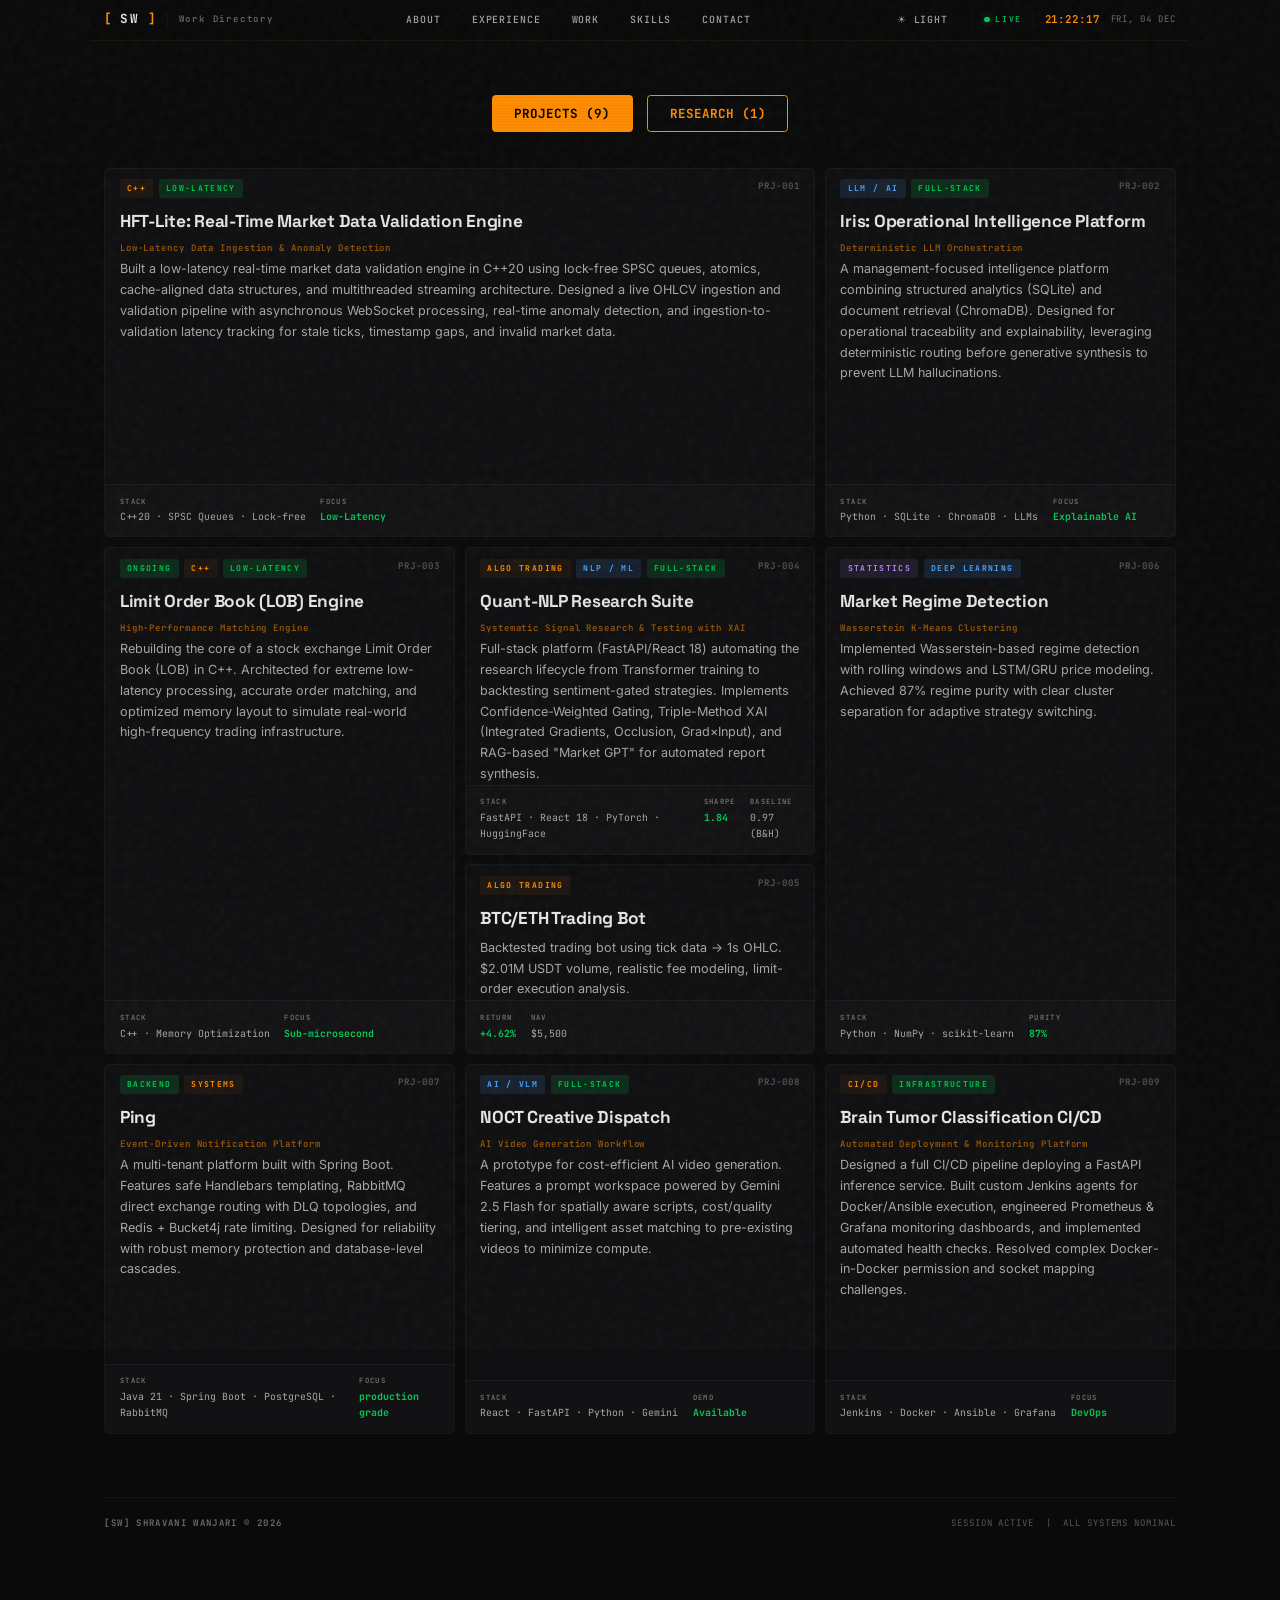
<file: projects.html>
<!DOCTYPE html>
<html lang="en">

<head>
    <meta charset="UTF-8">
    <meta name="viewport" content="width=device-width, initial-scale=1.0">
    <title>All Projects - Shravani Wanjari</title>
    <meta name="description"
        content="Shravani Wanjari - Quant Developer, building algorithmic trading systems and ML-driven research tools.">
    <link rel="preconnect" href="https://fonts.googleapis.com">
    <link rel="preconnect" href="https://fonts.gstatic.com" crossorigin>
    <link
        href="https://fonts.googleapis.com/css2?family=JetBrains+Mono:wght@300;400;500;600;700;800&family=Inter:wght@300;400;500;600;700&family=Space+Grotesk:wght@400;500;600;700&display=swap"
        rel="stylesheet">
    <link rel="stylesheet" href="style.css">
</head>

<body>
    <!-- Grain -->
    <div class="grain-overlay"></div>
    <!-- Scanlines -->
    <div class="scanlines"></div>

    <div class="page-wrapper">
        <!-- ===== TOP BAR ===== -->
        <header class="top-bar" id="main-nav">
            <div class="top-bar-inner">
                <div class="top-bar-left">
                    <div class="terminal-logo">
                        <span class="logo-bracket">[</span>
                        <a href="index.html" style="text-decoration:none; color:inherit;"><span class="logo-name">SW</span></a>
                        <span class="logo-bracket">]</span>
                    </div>
                    <div class="top-bar-divider"></div>
                    <span class="top-bar-label">Work Directory</span>
                </div>
                <nav class="top-bar-nav">
                    <a href="index.html#about" class="nav-cmd">ABOUT</a>
                    <a href="index.html#experience" class="nav-cmd">EXPERIENCE</a>
                    <a href="index.html#research" class="nav-cmd">WORK</a>
                    <a href="index.html#skills" class="nav-cmd">SKILLS</a>
                    <a href="index.html#contact" class="nav-cmd">CONTACT</a>
                </nav>
                <div class="top-bar-right">
                    <button id="theme-toggle" class="nav-cmd" title="Toggle Light Mode">☀ LIGHT</button>
                    <div class="top-bar-divider"></div>
                    <div class="live-indicator">
                        <span class="live-dot"></span>
                        <span class="live-text">LIVE</span>
                    </div>
                    <div class="top-bar-divider"></div>
                    <span class="clock-display" id="live-clock">--:--:--</span>
                    <span class="date-display" id="live-date">---</span>
                </div>
            </div>
        </header>

        <!-- ===== PROJECTS/RESEARCH TABS ===== -->
        <section class="section" style="padding-top: 60px;">
            
            <div class="tabs-container">
                <button class="tab-btn active" data-target="projects-grid">PROJECTS (9)</button>
                <button class="tab-btn" data-target="research-grid">RESEARCH (1)</button>
            </div>

            <!-- PROJECTS GRID -->
            <div id="projects-grid" class="bento-grid research-grid tab-content active">
                <!-- Project 1: HFT-Lite -->
                <a href="https://github.com/ShravaniAWanjari/live-OHLCV-validation-system.git" target="_blank"
                    style="text-decoration:none; color:inherit;" class="bento-card card-project card-project-lg">
                    <div class="github-bubble">
                        <svg class="gh-icon" viewBox="0 0 24 24" width="14" height="14" stroke="currentColor"
                            stroke-width="2" fill="none" stroke-linecap="round" stroke-linejoin="round">
                            <path
                                d="M9 19c-5 1.5-5-2.5-7-3m14 6v-3.87a3.37 3.37 0 0 0-.94-2.61c3.14-.35 6.44-1.54 6.44-7A5.44 5.44 0 0 0 20 4.77 5.07 5.07 0 0 0 19.91 1S18.73.65 16 2.48a13.38 13.38 0 0 0-7 0C6.27.65 5.09 1 5.09 1A5.07 5.07 0 0 0 5 4.77a5.44 5.44 0 0 0-1.5 3.78c0 5.42 3.3 6.61 6.44 7A3.37 3.37 0 0 0 9 18.13V22">
                            </path>
                        </svg>
                        View on GitHub
                    </div>
                    <div class="project-tag-row">
                        <span class="project-type type-algo">C++</span>
                        <span class="project-type type-data">LOW-LATENCY</span>
                    </div>
                    <div class="project-id">PRJ-001</div>
                    <h3 class="project-title">HFT-Lite: Real-Time Market Data Validation Engine</h3>
                    <p class="project-subtitle">Low-Latency Data Ingestion & Anomaly Detection</p>
                    <p class="project-desc">Built a low-latency real-time market data validation engine in C++20 using
                        lock-free SPSC queues, atomics, cache-aligned data structures, and multithreaded streaming
                        architecture. Designed a live OHLCV ingestion and validation pipeline with asynchronous
                        WebSocket processing, real-time anomaly detection, and ingestion-to-validation latency tracking
                        for stale ticks, timestamp gaps, and invalid market data.</p>
                    <div class="project-meta">
                        <div class="meta-item">
                            <span class="meta-label">STACK</span>
                            <span class="meta-value">C++20 · SPSC Queues · Lock-free</span>
                        </div>
                        <div class="meta-item">
                            <span class="meta-label">FOCUS</span>
                            <span class="meta-value highlight-green">Low-Latency</span>
                        </div>
                    </div>
                </a>

                <!-- Project: Iris Operational Intelligence -->
                <a href="https://github.com/ShravaniAWanjari/futures-first-task" target="_blank"
                    style="text-decoration:none; color:inherit;" class="bento-card card-project card-project-tall">
                    <div class="github-bubble">
                        <svg class="gh-icon" viewBox="0 0 24 24" width="14" height="14" stroke="currentColor"
                            stroke-width="2" fill="none" stroke-linecap="round" stroke-linejoin="round">
                            <path
                                d="M9 19c-5 1.5-5-2.5-7-3m14 6v-3.87a3.37 3.37 0 0 0-.94-2.61c3.14-.35 6.44-1.54 6.44-7A5.44 5.44 0 0 0 20 4.77 5.07 5.07 0 0 0 19.91 1S18.73.65 16 2.48a13.38 13.38 0 0 0-7 0C6.27.65 5.09 1 5.09 1A5.07 5.07 0 0 0 5 4.77a5.44 5.44 0 0 0-1.5 3.78c0 5.42 3.3 6.61 6.44 7A3.37 3.37 0 0 0 9 18.13V22">
                            </path>
                        </svg>
                        View on GitHub
                    </div>
                    <div class="project-tag-row">
                        <span class="project-type type-ml">LLM / AI</span>
                        <span class="project-type type-data">FULL-STACK</span>
                    </div>
                    <div class="project-id">PRJ-002</div>
                    <h3 class="project-title">Iris: Operational Intelligence Platform</h3>
                    <p class="project-subtitle">Deterministic LLM Orchestration</p>
                    <p class="project-desc">A management-focused intelligence platform combining structured analytics
                        (SQLite) and document retrieval (ChromaDB). Designed for operational traceability and
                        explainability, leveraging deterministic routing before generative synthesis to prevent LLM
                        hallucinations.</p>
                    <div class="project-meta">
                        <div class="meta-item">
                            <span class="meta-label">STACK</span>
                            <span class="meta-value">Python · SQLite · ChromaDB · LLMs</span>
                        </div>
                        <div class="meta-item">
                            <span class="meta-label">FOCUS</span>
                            <span class="meta-value highlight-green">Explainable AI</span>
                        </div>
                    </div>
                </a>

                <!-- Project: LOB Exchange -->
                <a href="https://github.com/ShravaniAWanjari/exchange-order-matching-engine.git" target="_blank"
                    style="text-decoration:none; color:inherit;" class="bento-card card-project card-project-tall">
                    <div class="github-bubble">
                        <svg class="gh-icon" viewBox="0 0 24 24" width="14" height="14" stroke="currentColor"
                            stroke-width="2" fill="none" stroke-linecap="round" stroke-linejoin="round">
                            <path
                                d="M9 19c-5 1.5-5-2.5-7-3m14 6v-3.87a3.37 3.37 0 0 0-.94-2.61c3.14-.35 6.44-1.54 6.44-7A5.44 5.44 0 0 0 20 4.77 5.07 5.07 0 0 0 19.91 1S18.73.65 16 2.48a13.38 13.38 0 0 0-7 0C6.27.65 5.09 1 5.09 1A5.07 5.07 0 0 0 5 4.77a5.44 5.44 0 0 0-1.5 3.78c0 5.42 3.3 6.61 6.44 7A3.37 3.37 0 0 0 9 18.13V22">
                            </path>
                        </svg>
                        View on GitHub
                    </div>
                    <div class="project-tag-row">
                        <span class="project-type badge-live">ONGOING</span>
                        <span class="project-type type-algo">C++</span>
                        <span class="project-type type-data">LOW-LATENCY</span>
                    </div>
                    <div class="project-id">PRJ-003</div>
                    <h3 class="project-title">Limit Order Book (LOB) Engine</h3>
                    <p class="project-subtitle">High-Performance Matching Engine</p>
                    <p class="project-desc">Rebuilding the core of a stock exchange Limit Order Book (LOB) in C++.
                        Architected for extreme low-latency processing, accurate order matching, and optimized memory
                        layout to simulate real-world high-frequency trading infrastructure.</p>
                    <div class="project-meta">
                        <div class="meta-item">
                            <span class="meta-label">STACK</span>
                            <span class="meta-value">C++ · Memory Optimization</span>
                        </div>
                        <div class="meta-item">
                            <span class="meta-label">FOCUS</span>
                            <span class="meta-value highlight-green">Sub-microsecond</span>
                        </div>
                    </div>
                </a>

                <a href="https://github.com/ShravaniAWanjari/twitter-sentiment-for-market.git" target="_blank"
                    style="text-decoration:none; color:inherit;" class="bento-card card-project">
                    <div class="github-bubble">
                        <svg class="gh-icon" viewBox="0 0 24 24" width="14" height="14" stroke="currentColor"
                            stroke-width="2" fill="none" stroke-linecap="round" stroke-linejoin="round">
                            <path
                                d="M9 19c-5 1.5-5-2.5-7-3m14 6v-3.87a3.37 3.37 0 0 0-.94-2.61c3.14-.35 6.44-1.54 6.44-7A5.44 5.44 0 0 0 20 4.77 5.07 5.07 0 0 0 19.91 1S18.73.65 16 2.48a13.38 13.38 0 0 0-7 0C6.27.65 5.09 1 5.09 1A5.07 5.07 0 0 0 5 4.77a5.44 5.44 0 0 0-1.5 3.78c0 5.42 3.3 6.61 6.44 7A3.37 3.37 0 0 0 9 18.13V22">
                            </path>
                        </svg>
                        View on GitHub
                    </div>
                    <div class="project-tag-row">
                        <span class="project-type type-algo">ALGO TRADING</span>
                        <span class="project-type type-ml">NLP / ML</span>
                        <span class="project-type type-data">FULL-STACK</span>
                    </div>
                    <div class="project-id">PRJ-004</div>
                    <h3 class="project-title">Quant-NLP Research Suite</h3>
                    <p class="project-subtitle">Systematic Signal Research & Testing with XAI</p>
                    <p class="project-desc">Full-stack platform (FastAPI/React 18) automating the research lifecycle
                        from Transformer training to backtesting sentiment-gated strategies. Implements
                        Confidence-Weighted Gating, Triple-Method XAI (Integrated Gradients, Occlusion, Grad×Input), and
                        RAG-based "Market GPT" for automated report synthesis.</p>
                    <div class="project-meta">
                        <div class="meta-item">
                            <span class="meta-label">STACK</span>
                            <span class="meta-value">FastAPI · React 18 · PyTorch · HuggingFace</span>
                        </div>
                        <div class="meta-item">
                            <span class="meta-label">SHARPE</span>
                            <span class="meta-value highlight-green">1.84</span>
                        </div>
                        <div class="meta-item">
                            <span class="meta-label">BASELINE</span>
                            <span class="meta-value">0.97 (B&H)</span>
                        </div>
                    </div>
                </a>

                <a href="https://github.com/ShravaniAWanjari/Market-Regime-Detection_Wesserstein-Kmeans.git"
                    target="_blank" style="text-decoration:none; color:inherit;"
                    class="bento-card card-project card-project-tall">
                    <div class="github-bubble">
                        <svg class="gh-icon" viewBox="0 0 24 24" width="14" height="14" stroke="currentColor"
                            stroke-width="2" fill="none" stroke-linecap="round" stroke-linejoin="round">
                            <path
                                d="M9 19c-5 1.5-5-2.5-7-3m14 6v-3.87a3.37 3.37 0 0 0-.94-2.61c3.14-.35 6.44-1.54 6.44-7A5.44 5.44 0 0 0 20 4.77 5.07 5.07 0 0 0 19.91 1S18.73.65 16 2.48a13.38 13.38 0 0 0-7 0C6.27.65 5.09 1 5.09 1A5.07 5.07 0 0 0 5 4.77a5.44 5.44 0 0 0-1.5 3.78c0 5.42 3.3 6.61 6.44 7A3.37 3.37 0 0 0 9 18.13V22">
                            </path>
                        </svg>
                        View on GitHub
                    </div>
                    <div class="project-tag-row">
                        <span class="project-type type-stats">STATISTICS</span>
                        <span class="project-type type-ml">DEEP LEARNING</span>
                    </div>
                    <div class="project-id">PRJ-006</div>
                    <h3 class="project-title">Market Regime Detection</h3>
                    <p class="project-subtitle">Wasserstein K-Means Clustering</p>
                    <p class="project-desc">Implemented Wasserstein-based regime detection with rolling windows and
                        LSTM/GRU price modeling. Achieved 87% regime purity with clear cluster separation for adaptive
                        strategy switching.</p>
                    <div class="project-meta">
                        <div class="meta-item">
                            <span class="meta-label">STACK</span>
                            <span class="meta-value">Python · NumPy · scikit-learn</span>
                        </div>
                        <div class="meta-item">
                            <span class="meta-label">PURITY</span>
                            <span class="meta-value highlight-green">87%</span>
                        </div>
                    </div>
                </a>

                <!-- Project 3: BTC Trading Bot -->
                <div class="bento-card card-project private-project">
                    <div class="private-bubble">
                        Private code. Glad to discuss performance & mechanics!
                    </div>
                    <div class="project-tag-row">
                        <span class="project-type type-algo">ALGO TRADING</span>
                    </div>
                    <div class="project-id">PRJ-005</div>
                    <h3 class="project-title">BTC/ETH Trading Bot</h3>
                    <p class="project-desc">Backtested trading bot using tick data → 1s OHLC. $2.01M USDT volume,
                        realistic fee modeling, limit-order execution analysis.</p>
                    <div class="project-meta">
                        <div class="meta-item">
                            <span class="meta-label">RETURN</span>
                            <span class="meta-value highlight-green">+4.62%</span>
                        </div>
                        <div class="meta-item">
                            <span class="meta-label">NAV</span>
                            <span class="meta-value">$5,500</span>
                        </div>
                    </div>
                </div>

                <!-- Project: Ping -->
                <a href="https://github.com/ShravaniAWanjari/Ping" target="_blank"
                    style="text-decoration:none; color:inherit;" class="bento-card card-project card-project-tall">
                    <div class="github-bubble">
                        <svg class="gh-icon" viewBox="0 0 24 24" width="14" height="14" stroke="currentColor"
                            stroke-width="2" fill="none" stroke-linecap="round" stroke-linejoin="round">
                            <path
                                d="M9 19c-5 1.5-5-2.5-7-3m14 6v-3.87a3.37 3.37 0 0 0-.94-2.61c3.14-.35 6.44-1.54 6.44-7A5.44 5.44 0 0 0 20 4.77 5.07 5.07 0 0 0 19.91 1S18.73.65 16 2.48a13.38 13.38 0 0 0-7 0C6.27.65 5.09 1 5.09 1A5.07 5.07 0 0 0 5 4.77a5.44 5.44 0 0 0-1.5 3.78c0 5.42 3.3 6.61 6.44 7A3.37 3.37 0 0 0 9 18.13V22">
                            </path>
                        </svg>
                        View on GitHub
                    </div>
                    <div class="project-tag-row">
                        <span class="project-type type-data">BACKEND</span>
                        <span class="project-type type-algo">SYSTEMS</span>
                    </div>
                    <div class="project-id">PRJ-007</div>
                    <h3 class="project-title">Ping</h3>
                    <p class="project-subtitle">Event-Driven Notification Platform</p>
                    <p class="project-desc">A multi-tenant platform built with Spring Boot. Features safe Handlebars templating, RabbitMQ direct exchange routing with DLQ topologies, and Redis + Bucket4j rate limiting. Designed for reliability with robust memory protection and database-level cascades.</p>
                    <div class="project-meta">
                        <div class="meta-item">
                            <span class="meta-label">STACK</span>
                            <span class="meta-value">Java 21 · Spring Boot · PostgreSQL · RabbitMQ</span>
                        </div>
                        <div class="meta-item">
                            <span class="meta-label">FOCUS</span>
                            <span class="meta-value highlight-green">production grade</span>
                        </div>
                    </div>
                </a>

                <!-- Project: NOCT Creative Dispatch -->
                <a href="https://github.com/ShravaniAWanjari/vid-generation-workflow" target="_blank"
                    style="text-decoration:none; color:inherit;" class="bento-card card-project card-project-tall">
                    <div class="github-bubble">
                        <svg class="gh-icon" viewBox="0 0 24 24" width="14" height="14" stroke="currentColor"
                            stroke-width="2" fill="none" stroke-linecap="round" stroke-linejoin="round">
                            <path
                                d="M9 19c-5 1.5-5-2.5-7-3m14 6v-3.87a3.37 3.37 0 0 0-.94-2.61c3.14-.35 6.44-1.54 6.44-7A5.44 5.44 0 0 0 20 4.77 5.07 5.07 0 0 0 19.91 1S18.73.65 16 2.48a13.38 13.38 0 0 0-7 0C6.27.65 5.09 1 5.09 1A5.07 5.07 0 0 0 5 4.77a5.44 5.44 0 0 0-1.5 3.78c0 5.42 3.3 6.61 6.44 7A3.37 3.37 0 0 0 9 18.13V22">
                            </path>
                        </svg>
                        View on GitHub
                    </div>
                    <div class="project-tag-row">
                        <span class="project-type type-ml">AI / VLM</span>
                        <span class="project-type type-data">FULL-STACK</span>
                    </div>
                    <div class="project-id">PRJ-008</div>
                    <h3 class="project-title">NOCT Creative Dispatch</h3>
                    <p class="project-subtitle">AI Video Generation Workflow</p>
                    <p class="project-desc">A prototype for cost-efficient AI video generation. Features a prompt workspace powered by Gemini 2.5 Flash for spatially aware scripts, cost/quality tiering, and intelligent asset matching to pre-existing videos to minimize compute.</p>
                    <div class="project-meta">
                        <div class="meta-item">
                            <span class="meta-label">STACK</span>
                            <span class="meta-value">React · FastAPI · Python · Gemini</span>
                        </div>
                        <div class="meta-item">
                            <span class="meta-label">DEMO</span>
                            <span class="meta-value highlight-green">Available</span>
                        </div>
                    </div>
                </a>

                <!-- Project: Brain Tumor CI/CD -->
                <a href="https://github.com/ShravaniAWanjari/Brn-tmr-distributed-deployment-workflow" target="_blank"
                    style="text-decoration:none; color:inherit;" class="bento-card card-project card-project-tall">
                    <div class="github-bubble">
                        <svg class="gh-icon" viewBox="0 0 24 24" width="14" height="14" stroke="currentColor"
                            stroke-width="2" fill="none" stroke-linecap="round" stroke-linejoin="round">
                            <path
                                d="M9 19c-5 1.5-5-2.5-7-3m14 6v-3.87a3.37 3.37 0 0 0-.94-2.61c3.14-.35 6.44-1.54 6.44-7A5.44 5.44 0 0 0 20 4.77 5.07 5.07 0 0 0 19.91 1S18.73.65 16 2.48a13.38 13.38 0 0 0-7 0C6.27.65 5.09 1 5.09 1A5.07 5.07 0 0 0 5 4.77a5.44 5.44 0 0 0-1.5 3.78c0 5.42 3.3 6.61 6.44 7A3.37 3.37 0 0 0 9 18.13V22">
                            </path>
                        </svg>
                        View on GitHub
                    </div>
                    <div class="project-tag-row">
                        <span class="project-type type-algo">CI/CD</span>
                        <span class="project-type type-data">INFRASTRUCTURE</span>
                    </div>
                    <div class="project-id">PRJ-009</div>
                    <h3 class="project-title">Brain Tumor Classification CI/CD</h3>
                    <p class="project-subtitle">Automated Deployment & Monitoring Platform</p>
                    <p class="project-desc">Designed a full CI/CD pipeline deploying a FastAPI inference service. Built custom Jenkins agents for Docker/Ansible execution, engineered Prometheus & Grafana monitoring dashboards, and implemented automated health checks. Resolved complex Docker-in-Docker permission and socket mapping challenges.</p>
                    <div class="project-meta">
                        <div class="meta-item">
                            <span class="meta-label">STACK</span>
                            <span class="meta-value">Jenkins · Docker · Ansible · Grafana</span>
                        </div>
                        <div class="meta-item">
                            <span class="meta-label">FOCUS</span>
                            <span class="meta-value highlight-green">DevOps</span>
                        </div>
                    </div>
                </a>
            </div>

            <!-- RESEARCH GRID -->
            <div id="research-grid" class="bento-grid research-grid tab-content" style="display: none;">
                <!-- Project 4: EEG / Publication -->
                <div class="bento-card card-project static-project">
                    <div class="project-tag-row">
                        <span class="project-type type-stats">RESEARCH</span>
                        <span class="project-type type-ml">ML</span>
                    </div>
                    <div class="project-id">PUB-001</div>
                    <h3 class="project-title">EEG Emotion Classification</h3>
                    <p class="project-subtitle">IEEE CAI 2025 - Santa Clara, CA</p>
                    <p class="project-desc">XGBoost-based emotion classification on DEAP dataset. Outperformed SVM, GBM,
                        KNN, and ANN baselines.</p>
                    <div class="project-meta">
                        <div class="meta-item">
                            <span class="meta-label">ACCURACY</span>
                            <span class="meta-value highlight-green">86.9%</span>
                        </div>
                        <div class="meta-item">
                            <span class="meta-label">DOI</span>
                            <span class="meta-value">10.1109/CAI64502</span>
                        </div>
                    </div>
                    <div class="project-actions" style="display:flex; gap:10px; padding: 12px 16px;">
                        <a href="https://ieeexplore.ieee.org/document/11050658" target="_blank" class="btn-outline"
                            style="flex:1; justify-content:center; font-size:10px;">GO TO SITE ↗</a>
                        <a href="https://drive.google.com/file/d/15GQbPBF35EnzOY3FZXQB5lCXe6qKgvM5/view?usp=sharing"
                            target="_blank" class="btn-outline"
                            style="flex:1; justify-content:center; font-size:10px;">VIEW PAPER ↗</a>
                    </div>
                </div>
            </div>
        </section>

        <!-- ===== FOOTER ===== -->
        <footer class="terminal-footer">
            <div class="footer-inner">
                <span class="footer-left">[SW] SHRAVANI WANJARI © 2026</span>
                <span class="footer-right">SESSION ACTIVE &nbsp;|&nbsp; ALL SYSTEMS NOMINAL</span>
            </div>
        </footer>
    </div>

    <!-- Skill Detail Modal -->
    <div class="skill-modal-overlay" id="skill-modal-overlay">
        <div class="skill-modal" id="skill-modal">
            <!-- Dynamically populated by script.js -->
        </div>
    </div>

    <script src="script.js"></script>
</body>

</html>
</file>
<file: style.css>
/* ============================================
   PORTFOLIO — BLOOMBERG TERMINAL THEME
   Dark · Data-Dense · Amber Accents · Monospace
   ============================================ */

:root {
    /* Core palette — Bloomberg inspired */
    --bg-primary: #0a0a0a;
    --bg-secondary: #0e0e0e;
    --bg-card: rgba(16, 16, 18, 0.9);
    --bg-card-hover: rgba(22, 22, 26, 0.95);
    --bg-elevated: #141416;

    /* Borders */
    --border: rgba(255, 140, 0, 0.08);
    --border-hover: rgba(255, 140, 0, 0.2);
    --border-subtle: rgba(255, 255, 255, 0.04);

    /* Text */
    --text-primary: #e8e6e3;
    --text-secondary: rgba(232, 230, 227, 0.7);
    --text-tertiary: rgba(232, 230, 227, 0.45);
    --text-muted: rgba(232, 230, 227, 0.35);

    /* Accents — Bloomberg orange */
    --accent: #ff8c00;
    --accent-dim: rgba(255, 140, 0, 0.6);
    --accent-bg: rgba(255, 140, 0, 0.06);

    /* Signal colors */
    --green: #00c853;
    --green-dim: rgba(0, 200, 83, 0.15);
    --red: #ff3d3d;
    --red-dim: rgba(255, 61, 61, 0.15);
    --blue: #4da6ff;
    --blue-dim: rgba(77, 166, 255, 0.12);
    --yellow: #ffd600;
    --purple: #b388ff;

    /* Sizing */
    --container-max: 1222px; /* Scales to ~1100px visually with 0.9 zoom */
    --gap: 11px; /* Scales to ~10px visually with 0.9 zoom */
    --radius: 6px;
    --radius-sm: 4px;

    /* Type */
    --font-mono: 'JetBrains Mono', 'Consolas', 'Courier New', monospace;
    --font-heading: 'Space Grotesk', -apple-system, sans-serif;
    --font-body: 'Inter', -apple-system, sans-serif;
}

body.light-mode {
    /* Light Backgrounds */
    --bg-primary: #f3f4f6;
    --bg-secondary: #e5e7eb;
    --bg-card: #f3f4f6;
    --bg-card-hover: #e5e7eb;
    --bg-elevated: #f3f4f6;

    /* Dark Grey Borders/Lines */
    --border: #222222;
    --border-hover: #222222;
    --border-subtle: #222222;

    /* Dark Grey Text */
    --text-primary: #222222;
    --text-secondary: #222222;
    --text-tertiary: #222222;
    --text-muted: #222222;

    /* All colors → dark grey */
    --accent: #222222;
    --accent-dim: rgba(34, 34, 34, 0.15);
    --accent-bg: rgba(34, 34, 34, 0.05);

    --green: #222222;
    --green-dim: rgba(34, 34, 34, 0.1);
    --red: #222222;
    --red-dim: rgba(34, 34, 34, 0.1);
    --blue: #222222;
    --blue-dim: rgba(34, 34, 34, 0.1);
    --yellow: #222222;
    --purple: #222222;
}

body.light-mode .bento-card,
body.light-mode .card-skill-block,
body.light-mode .top-bar {
    box-shadow: 6px 6px 12px #c5c8cb, -6px -6px 12px #ffffff;
    border: 1px solid #222222;
}

body.light-mode .ticker-tape {
    box-shadow: 6px 6px 12px #c5c8cb, -6px -6px 12px #ffffff;
    border-top: 1px solid #222222;
    border-bottom: 1px solid #222222;
    border-left: none;
    border-right: none;
}

body.light-mode .top-bar {
    background: rgba(243, 244, 246, 0.92);
}

body.light-mode .grain-overlay,
body.light-mode .scanlines {
    opacity: 0.02;
}

body.light-mode .btn-terminal {
    box-shadow: 4px 4px 8px #c5c8cb, -4px -4px 8px #ffffff;
    border: 1px solid #222222;
}

body.light-mode .btn-outline {
    box-shadow: 4px 4px 8px #c5c8cb, -4px -4px 8px #ffffff;
    border: 1px solid #222222;
    background: #f3f4f6;
}

body.light-mode .btn-outline:hover {
    background: #222222;
    color: #ffffff;
    border-color: #222222;
}

/* Kill all remaining hardcoded colors in light mode */
body.light-mode .dot-green,
body.light-mode .dot-orange,
body.light-mode .dot-blue,
body.light-mode .dot-purple {
    background: #222222;
    box-shadow: none;
}

body.light-mode .status-dot-green {
    background: #222222;
    box-shadow: none;
}

body.light-mode .live-dot {
    background: #000000;
    box-shadow: none;
}

body.light-mode .skill-fill {
    background: linear-gradient(90deg, #000000, #333333);
}

body.light-mode .term-link {
    color: #000000;
    border-bottom-color: rgba(0, 0, 0, 0.3);
}

body.light-mode .term-link:hover {
    color: #000000;
    border-bottom-color: rgba(0, 0, 0, 0.6);
}

body.light-mode .tape-dot {
    color: rgba(0, 0, 0, 0.15);
}

body.light-mode .type-algo,
body.light-mode .type-ml,
body.light-mode .type-stats,
body.light-mode .type-data {
    background: rgba(0, 0, 0, 0.08);
    color: #000000;
}

body.light-mode .badge-positive,
body.light-mode .badge-live {
    background: rgba(0, 0, 0, 0.08);
    color: #000000;
}

body.light-mode .highlight-green {
    color: #000000;
}

body.light-mode .project-subtitle {
    color: #000000;
}

body.light-mode .github-bubble,
body.light-mode .private-bubble {
    background: rgba(240, 242, 245, 0.95);
    border: 1px solid #000000;
    color: #000000;
    box-shadow: 0 2px 8px rgba(255, 255, 255, 0.15);
}

/* Link icon boxes — black bg, white text */
body.light-mode .link-icon {
    background: #000000;
    color: #ffffff;
    border-color: #000000;
}

/* VIEW WORK button — white text on black bg */
body.light-mode .btn-terminal {
    color: #ffffff;
}

body.light-mode .btn-terminal:hover {
    background: #333333;
    box-shadow: 4px 4px 8px #c5c8cb, -4px -4px 8px #ffffff;
}

/* Project card hover — sleek light overlay instead of heavy dark */
body.light-mode .card-project::after {
    background: rgba(0, 0, 0, 0.9);
}

body.light-mode .card-project {
    border: 1px solid #222222;
    border-top: 2px solid #222222;
}

body.light-mode .card-project:hover {
    box-shadow: 8px 8px 16px #c5c8cb, -8px -8px 16px #ffffff;
}

/* Card headers — black bg, white text */
body.light-mode .card-header-bar {
    background: #000000;
    border-bottom: 1px solid #000000;
}

body.light-mode .header-label {
    color: #ffffff;
}

body.light-mode .header-badge,
body.light-mode .badge-live,
body.light-mode .badge-positive,
body.light-mode .badge-negative {
    background: rgba(255, 255, 255, 0.15) !important;
    color: #ffffff !important;
    font-weight: 700 !important;
}

/* ===== RESET ===== */
*,
*::before,
*::after {
    margin: 0;
    padding: 0;
    box-sizing: border-box;
}

html {
    scroll-behavior: smooth;
    scrollbar-width: thin;
    scrollbar-color: rgba(255, 140, 0, 0.2) #0a0a0a;
}

body {
    font-family: var(--font-mono);
    background: var(--bg-primary);
    color: var(--text-primary);
    min-height: 100vh;
    overflow-x: hidden;
    -webkit-font-smoothing: antialiased;
    font-size: 20px;
    line-height: 1.65;
    zoom: 0.9;
}

/* ===== GRAIN ===== */
.grain-overlay {
    position: fixed;
    top: -50%;
    left: -50%;
    width: 200%;
    height: 200%;
    pointer-events: none;
    z-index: 9999;
    opacity: 0.04;
    background-image: url("data:image/svg+xml,%3Csvg viewBox='0 0 256 256' xmlns='http://www.w3.org/2000/svg'%3E%3Cfilter id='n'%3E%3CfeTurbulence type='fractalNoise' baseFrequency='0.9' numOctaves='4' stitchTiles='stitch'/%3E%3C/filter%3E%3Crect width='100%25' height='100%25' filter='url(%23n)'/%3E%3C/svg%3E");
    animation: grain 6s steps(8) infinite;
}

@keyframes grain {

    0%,
    100% {
        transform: translate(0, 0);
    }

    10% {
        transform: translate(-5%, -10%);
    }

    30% {
        transform: translate(7%, -25%);
    }

    50% {
        transform: translate(-15%, 10%);
    }

    70% {
        transform: translate(0%, 15%);
    }

    90% {
        transform: translate(-10%, 10%);
    }
}

/* ===== SCANLINES ===== */
.scanlines {
    position: fixed;
    top: 0;
    left: 0;
    width: 100%;
    height: 100%;
    pointer-events: none;
    z-index: 9998;
    background: repeating-linear-gradient(0deg,
            rgba(0, 0, 0, 0.03) 0px,
            rgba(0, 0, 0, 0.03) 1px,
            transparent 1px,
            transparent 3px);
}

/* ===== PAGE ===== */
.page-wrapper {
    position: relative;
    z-index: 1;
    max-width: var(--container-max);
    margin: 0 auto;
    padding: 0 16px;
}

/* ===== TOP BAR ===== */
.top-bar {
    position: sticky;
    top: 0;
    z-index: 100;
    background: rgba(10, 10, 10, 0.92);
    backdrop-filter: blur(12px);
    -webkit-backdrop-filter: blur(12px);
    border-bottom: 1px solid var(--border);
    margin: 0 -16px;
    padding: 0 16px;
}

.top-bar-inner {
    display: flex;
    align-items: center;
    justify-content: space-between;
    max-width: var(--container-max);
    margin: 0 auto;
    height: 44px;
}

.top-bar-left {
    display: flex;
    align-items: center;
    gap: 12px;
}

.terminal-logo {
    font-family: var(--font-mono);
    font-size: 14px;
    font-weight: 700;
}

.logo-bracket {
    color: var(--accent);
}

.logo-name {
    color: var(--text-primary);
    letter-spacing: 2px;
}

.top-bar-divider {
    width: 1px;
    height: 18px;
    background: var(--border-subtle);
}

.top-bar-label {
    font-size: 10px;
    font-weight: 500;
    letter-spacing: 2px;
    color: var(--text-tertiary);
}

.top-bar-nav {
    display: flex;
    gap: 4px;
}

.nav-cmd {
    padding: 6px 14px;
    color: var(--text-secondary);
    text-decoration: none;
    font-size: 11px;
    font-family: inherit;
    font-weight: 500;
    letter-spacing: 1px;
    background: transparent;
    border: 1px solid transparent;
    border-radius: var(--radius-sm);
    transition: all 0.2s ease;
    position: relative;
    cursor: pointer;
    -webkit-appearance: none;
    appearance: none;
}

.nav-cmd::before {
    content: attr(data-key);
    position: absolute;
    top: -1px;
    right: -1px;
    font-size: 7px;
    padding: 1px 3px;
    background: var(--accent-bg);
    color: var(--accent-dim);
    border-radius: 2px;
    opacity: 0;
    transition: opacity 0.2s ease;
}

.nav-cmd:hover {
    color: var(--accent);
    background: var(--accent-bg);
    border-color: var(--border);
}

.nav-cmd:hover::before {
    opacity: 1;
}

.top-bar-right {
    display: flex;
    align-items: center;
    gap: 12px;
}

.live-indicator {
    display: flex;
    align-items: center;
    gap: 6px;
}

.live-dot {
    width: 6px;
    height: 6px;
    background: var(--green);
    border-radius: 50%;
    box-shadow: 0 0 8px rgba(0, 200, 83, 0.5);
    animation: blink-live 2s ease-in-out infinite;
}

@keyframes blink-live {

    0%,
    100% {
        opacity: 1;
    }

    50% {
        opacity: 0.3;
    }
}

.live-text {
    font-size: 9px;
    font-weight: 600;
    letter-spacing: 2px;
    color: var(--green);
}

.clock-display {
    font-size: 12px;
    font-weight: 600;
    color: var(--accent);
    letter-spacing: 1px;
}

.date-display {
    font-size: 10px;
    color: var(--text-tertiary);
    letter-spacing: 1px;
}

/* ===== SECTIONS ===== */
.section {
    padding: 60px 0 30px;
}

.section-header {
    display: flex;
    align-items: center;
    gap: 12px;
    margin-bottom: 20px;
    padding-bottom: 8px;
    border-bottom: 1px solid var(--border-subtle);
}

.section-cmd {
    font-size: 10px;
    font-weight: 600;
    color: var(--accent);
    letter-spacing: 1px;
}

.section-title {
    font-family: var(--font-mono);
    font-size: 13px;
    font-weight: 700;
    letter-spacing: 2px;
    color: var(--text-primary);
}

.section-line {
    flex: 1;
    height: 1px;
    background: linear-gradient(90deg, var(--border-subtle), transparent);
}

.section-shortcut {
    font-size: 9px;
    padding: 2px 6px;
    background: var(--accent-bg);
    color: var(--accent-dim);
    border-radius: 3px;
    letter-spacing: 1px;
}

/* ===== BENTO GRID ===== */
.bento-grid {
    display: grid;
    gap: var(--gap);
}

.bento-card {
    background: var(--bg-card);
    border: 1px solid var(--border-subtle);
    border-radius: var(--radius);
    padding: 0;
    position: relative;
    overflow: hidden;
    transition: all 0.3s ease;
}

.bento-card:hover {
    border-color: var(--border);
    box-shadow: 0 0 30px rgba(255, 140, 0, 0.03);
}

/* Card header bar — like Bloomberg panel headers */
.card-header-bar {
    display: flex;
    align-items: center;
    justify-content: space-between;
    padding: 8px 14px;
    background: rgba(255, 140, 0, 0.03);
    border-bottom: 1px solid var(--border-subtle);
}

.header-label {
    font-size: 10px;
    font-weight: 600;
    letter-spacing: 2px;
    color: var(--accent);
}

.header-badge {
    font-size: 9px;
    font-weight: 600;
    padding: 2px 8px;
    border-radius: 3px;
    letter-spacing: 1px;
}

.badge-live {
    background: var(--green-dim);
    color: var(--green);
}

.badge-positive {
    background: var(--green-dim);
    color: var(--green);
}

.badge-negative {
    background: var(--red-dim);
    color: var(--red);
}

/* ===== HERO GRID ===== */
.hero-section {
    padding-top: 20px;
    padding-bottom: 10px;
}

.hero-grid {
    grid-template-columns: repeat(12, 1fr);
    grid-template-rows: auto auto auto;
}

/* Identity card */
.card-identity {
    grid-column: 1 / 8;
    grid-row: 1 / 3;
    padding: 32px;
    border-left: 3px solid var(--accent);
}

.terminal-prompt {
    display: flex;
    align-items: center;
    gap: 8px;
    margin-bottom: 20px;
}

.prompt-symbol {
    color: var(--accent);
    font-weight: 700;
    font-size: 14px;
}

.prompt-text {
    color: var(--text-secondary);
    font-size: 13px;
}

.cursor-blink {
    color: var(--accent);
    font-weight: 700;
    animation: blink 1s step-end infinite;
}

@keyframes blink {

    0%,
    100% {
        opacity: 1;
    }

    50% {
        opacity: 0;
    }
}

.identity-name {
    margin-bottom: 14px;
}

.name-first {
    display: block;
    font-family: var(--font-heading);
    font-size: 4rem;
    font-weight: 700;
    letter-spacing: -2px;
    line-height: 1;
    color: var(--text-primary);
}

.name-last {
    display: block;
    font-family: var(--font-heading);
    font-size: 4rem;
    font-weight: 700;
    letter-spacing: -2px;
    line-height: 1;
    color: var(--accent);
}

.identity-role {
    display: flex;
    flex-wrap: wrap;
    gap: 8px;
    align-items: center;
    margin-bottom: 18px;
}

.role-tag {
    font-size: 11px;
    font-weight: 500;
    letter-spacing: 1.5px;
    color: var(--text-secondary);
}

.role-separator {
    color: var(--text-muted);
}

.identity-bio {
    font-family: var(--font-body);
    font-size: 14px;
    color: var(--text-secondary);
    line-height: 1.7;
    max-width: 520px;
    margin-bottom: 48px; /* Increased to make room for connect hover dropdown */
}

.identity-actions {
    display: flex;
    gap: 10px;
}

.btn-terminal {
    display: inline-flex;
    align-items: center;
    gap: 8px;
    padding: 10px 20px;
    background: var(--accent);
    color: #0a0a0a;
    font-family: var(--font-mono);
    font-size: 11px;
    font-weight: 700;
    letter-spacing: 1px;
    text-decoration: none;
    border-radius: var(--radius-sm);
    transition: all 0.25s ease;
}

.btn-terminal:hover {
    background: #ffa333;
    box-shadow: 0 0 24px rgba(255, 140, 0, 0.3);
    transform: translateY(-1px);
}

.btn-arrow {
    font-size: 13px;
}

.btn-outline {
    display: inline-flex;
    align-items: center;
    padding: 10px 20px;
    background: transparent;
    border: 1px solid var(--border);
    color: var(--accent);
    font-family: var(--font-mono);
    font-size: 11px;
    font-weight: 600;
    letter-spacing: 1px;
    text-decoration: none;
    border-radius: var(--radius-sm);
    transition: all 0.25s ease;
}

.btn-outline:hover {
    background: var(--accent-bg);
    border-color: var(--border-hover);
}

/* Activity Log */
.card-activity-log {
    grid-column: 8 / 13;
    grid-row: 1 / 3;
}

.activity-feed {
    padding: 6px 0;
}

.activity-item {
    display: flex;
    align-items: center;
    gap: 10px;
    padding: 8px 14px;
    border-bottom: 1px solid var(--border-subtle);
    transition: background 0.2s ease;
}

.activity-item:last-child {
    border-bottom: none;
}

.activity-item:hover {
    background: var(--accent-bg);
}

.activity-time {
    font-size: 10px;
    font-weight: 600;
    color: var(--text-tertiary);
    letter-spacing: 1px;
    min-width: 36px;
}

.activity-dot {
    width: 6px;
    height: 6px;
    border-radius: 50%;
    flex-shrink: 0;
}

.dot-green {
    background: var(--green);
    box-shadow: 0 0 6px rgba(0, 200, 83, 0.4);
}

.dot-orange {
    background: var(--accent);
    box-shadow: 0 0 6px rgba(255, 140, 0, 0.4);
}

.dot-blue {
    background: var(--blue);
    box-shadow: 0 0 6px rgba(77, 166, 255, 0.4);
}

.dot-purple {
    background: var(--purple);
    box-shadow: 0 0 6px rgba(179, 136, 255, 0.4);
}

.activity-text {
    font-size: 11px;
    font-weight: 500;
    color: var(--text-secondary);
}

/* Code Snapshot */
.card-code-snapshot {
    grid-column: 8 / 13;
    grid-row: 2 / 3;
}

.code-block {
    padding: 14px 16px;
    overflow-x: auto;
}

.code-block pre {
    font-family: var(--font-mono);
    font-size: 11px;
    line-height: 1.65;
    color: var(--text-secondary);
    margin: 0;
    white-space: pre;
}

.code-block code {
    font-family: inherit;
}

.code-kw {
    color: var(--accent);
    font-weight: 600;
}

.code-fn {
    color: var(--blue);
}

.code-str {
    color: var(--green);
}

.code-num {
    color: var(--purple);
}

.code-comment {
    color: var(--text-muted);
    font-style: italic;
}

/* Status card */
.card-status {
    grid-column: 1 / 5;
    grid-row: 3 / 4;
    padding: 12px 16px;
    display: flex;
    flex-direction: column;
    gap: 6px;
    justify-content: center;
}

.status-row {
    display: flex;
    align-items: flex-start;
    gap: 8px;
}

.status-dot-green {
    width: 6px;
    height: 6px;
    background: var(--green);
    border-radius: 50%;
    box-shadow: 0 0 8px rgba(0, 200, 83, 0.4);
    margin-top: 5px;
    flex-shrink: 0;
}

.status-text {
    font-size: 12px;
    font-weight: 500;
    color: var(--text-secondary);
    letter-spacing: 1px;
    line-height: 1.5;
}

.status-icon {
    font-size: 12px;
    margin-top: 1px;
}

/* Currently card / Github Activity */
.card-github-activity {
    grid-column: 5 / 13;
    grid-row: 3 / 4;
}

.currently-list {
    padding: 6px 0;
}

.currently-item {
    display: flex;
    align-items: center;
    gap: 12px;
    padding: 10px 16px;
    border-bottom: 1px solid var(--border-subtle);
    transition: background 0.2s ease;
}

.currently-item:last-child {
    border-bottom: none;
}

.currently-item:hover {
    background: var(--accent-bg);
}

.currently-icon {
    font-size: 16px;
    flex-shrink: 0;
}

.currently-content {
    display: flex;
    flex-direction: column;
    gap: 2px;
}

.currently-label {
    font-size: 10px;
    font-weight: 700;
    letter-spacing: 2px;
    color: var(--accent);
}

.currently-value {
    font-family: var(--font-body);
    font-size: 15px;
    color: var(--text-secondary);
    line-height: 1.5;
}

/* ===== TICKER TAPE ===== */
.ticker-tape {
    overflow: hidden;
    padding: 10px 0;
    border-top: 1px solid var(--border-subtle);
    border-bottom: 1px solid var(--border-subtle);
    margin: 0 -16px;
    -webkit-mask-image: linear-gradient(to right, transparent, black 10%, black 90%, transparent);
    mask-image: linear-gradient(to right, transparent, black 10%, black 90%, transparent);
}

.tape-track {
    display: flex;
    gap: 24px;
    white-space: nowrap;
    animation: tape-scroll 18s linear infinite;
}

.tape-item {
    font-size: 11px;
    font-weight: 600;
    letter-spacing: 2px;
    color: var(--text-muted);
}

.tape-dot {
    font-size: 5px;
    color: rgba(255, 140, 0, 0.15);
    display: flex;
    align-items: center;
}

@keyframes tape-scroll {
    0% {
        transform: translateX(0);
    }

    100% {
        transform: translateX(-50%);
    }
}

/* ===== ABOUT GRID ===== */
.about-grid {
    grid-template-columns: 1fr;
}

.card-about-main {
    border-left: 3px solid var(--accent);
}

.about-content {
    padding: 20px;
}

.about-headline {
    font-family: var(--font-heading);
    font-size: 1.6rem;
    font-weight: 700;
    line-height: 1.25;
    letter-spacing: -0.5px;
    color: var(--text-primary);
    margin-bottom: 16px;
}

.about-body {
    font-family: var(--font-body);
    font-size: 15px;
    color: var(--text-secondary);
    line-height: 1.75;
    margin-bottom: 12px;
}

/* Approach */
.approach-list {
    padding: 8px 0;
}

.approach-item {
    display: flex;
    gap: 14px;
    padding: 12px 16px;
    border-bottom: 1px solid var(--border-subtle);
    transition: background 0.2s ease;
}

.approach-item:last-child {
    border-bottom: none;
}

.approach-item:hover {
    background: var(--accent-bg);
}

.approach-num {
    font-size: 10px;
    font-weight: 700;
    color: var(--accent);
    padding-top: 2px;
    min-width: 20px;
}

.approach-content {
    flex: 1;
}

.approach-name {
    display: block;
    font-size: 12px;
    font-weight: 700;
    letter-spacing: 1.5px;
    color: var(--text-primary);
    margin-bottom: 4px;
}

.approach-desc {
    display: block;
    font-family: var(--font-body);
    font-size: 12px;
    color: var(--text-tertiary);
    line-height: 1.5;
}

/* ===== RESEARCH / PROJECTS ===== */
.research-grid {
    grid-template-columns: repeat(3, 1fr);
    grid-auto-rows: minmax(200px, auto);
}

.card-project {
    display: flex;
    flex-direction: column;
    cursor: pointer;
    border-top: 2px solid var(--border-subtle);
    transition: all 0.3s ease;
    position: relative;
}

/* Card dark overlay on hover */
.card-project::after {
    content: "";
    position: absolute;
    inset: 0;
    background: rgba(0, 0, 0, 0.7);
    opacity: 0;
    visibility: hidden;
    transition: all 0.3s ease;
    z-index: 10;
    pointer-events: none;
}

.card-project:hover::after,
.card-project.mobile-active::after {
    opacity: 1;
    visibility: visible;
}

.card-project:hover,
.card-project.mobile-active {
    border-top-color: var(--accent);
}

/* Static and Private Project Modifiers */
.static-project,
.private-project {
    cursor: default;
}

.static-project:hover,
.private-project:hover {
    border-top-color: var(--border-subtle);
}

.static-project::after,
.card-project-wide::after {
    display: none !important;
}

.github-bubble,
.private-bubble {
    position: absolute;
    top: 50%;
    left: 50%;
    transform: translate(-50%, -50%) scale(0.95);
    background: rgba(16, 16, 18, 0.95);
    backdrop-filter: blur(8px);
    border: 1px solid var(--accent);
    color: var(--accent);
    padding: 12px 20px;
    border-radius: var(--radius-sm);
    font-size: 11px;
    font-weight: 700;
    font-family: var(--font-mono);
    text-align: center;
    white-space: nowrap;
    opacity: 0;
    visibility: hidden;
    transition: all 0.25s cubic-bezier(0.175, 0.885, 0.32, 1.275);
    box-shadow: 0 10px 30px rgba(0, 0, 0, 0.9), 0 0 20px rgba(255, 140, 0, 0.15);
    pointer-events: none;
    z-index: 20;
    display: flex;
    align-items: center;
    justify-content: center;
    gap: 8px;
}

.private-bubble {
    white-space: normal;
    max-width: 80%;
}

.card-project:hover .github-bubble,
.card-project.mobile-active .github-bubble,
.private-project:hover .private-bubble,
.private-project.mobile-active .private-bubble {
    opacity: 1;
    visibility: visible;
    transform: translate(-50%, -50%) scale(1);
}

.card-project-lg {
    grid-column: span 2;
    grid-row: span 2;
}

.card-project-tall {
    grid-row: span 2;
}

.card-project-wide {
    grid-column: span 2;
    color: var(--accent);
    transition: background 0.2s ease, border-color 0.2s ease, color 0.2s ease;
}

.card-project-wide svg {
    transition: stroke 0.2s ease;
}

.card-project-wide:hover {
    background: rgba(255, 140, 0, 0.05);
}

.project-tag-row {
    display: flex;
    gap: 6px;
    padding: 12px 16px 0;
}

.project-type {
    font-size: 9px;
    font-weight: 700;
    letter-spacing: 1.5px;
    padding: 3px 8px;
    border-radius: 3px;
}

.type-algo {
    background: var(--accent-bg);
    color: var(--accent);
}

.type-ml {
    background: var(--blue-dim);
    color: var(--blue);
}

.type-stats {
    background: rgba(179, 136, 255, 0.1);
    color: var(--purple);
}

.type-data {
    background: var(--green-dim);
    color: var(--green);
}

.project-id {
    position: absolute;
    top: 12px;
    right: 16px;
    font-size: 10px;
    font-weight: 500;
    color: var(--text-muted);
    letter-spacing: 1px;
}

.project-title {
    font-family: var(--font-heading);
    font-size: 1.2rem;
    font-weight: 700;
    letter-spacing: -0.3px;
    color: var(--text-primary);
    padding: 10px 16px 6px;
}

.project-subtitle {
    font-family: var(--font-mono);
    font-size: 11px;
    font-weight: 500;
    color: var(--accent);
    padding: 0 16px 10px;
    letter-spacing: 0.5px;
}

.project-desc {
    font-family: var(--font-body);
    font-size: 14px;
    color: var(--text-secondary);
    line-height: 1.65;
    padding: 0 16px;
    flex: 1;
}

.project-meta {
    display: flex;
    gap: 16px;
    padding: 12px 16px;
    margin-top: auto;
    border-top: 1px solid var(--border-subtle);
    background: rgba(255, 255, 255, 0.01);
}

.meta-item {
    display: flex;
    flex-direction: column;
    gap: 2px;
}

.meta-label {
    font-size: 8px;
    font-weight: 600;
    letter-spacing: 1.5px;
    color: var(--text-tertiary);
}

.meta-value {
    font-size: 11px;
    color: var(--text-secondary);
}

.highlight-green {
    color: var(--green) !important;
    font-weight: 700;
}

/* ===== SKILLS ===== */
.skills-grid {
    grid-template-columns: repeat(3, 1fr);
}

.card-skill-block {
    display: flex;
    flex-direction: column;
}

.card-skill-wide {
    grid-column: span 3;
}

/* Skill bars */
.skill-bars {
    padding: 12px 16px;
    display: flex;
    flex-direction: column;
    gap: 10px;
}

.skill-row {
    display: flex;
    align-items: center;
    gap: 10px;
}

.skill-name {
    font-size: 11px;
    font-weight: 600;
    color: var(--text-secondary);
    min-width: 80px;
    letter-spacing: 0.5px;
}

.skill-bar {
    flex: 1;
    height: 4px;
    background: var(--border-subtle);
    border-radius: 2px;
    overflow: hidden;
}

.skill-fill {
    height: 100%;
    background: linear-gradient(90deg, var(--accent), #ffa333);
    border-radius: 2px;
    transition: width 1.5s cubic-bezier(0.25, 0.46, 0.45, 0.94);
}

.skill-pct {
    font-size: 10px;
    font-weight: 600;
    color: var(--accent);
    min-width: 32px;
    text-align: right;
}

/* Skill tags */
.skill-tags-grid {
    display: flex;
    flex-wrap: wrap;
    gap: 6px;
    padding: 12px 14px;
}

.skill-chip {
    padding: 5px 12px;
    border-radius: var(--radius-sm);
    font-size: 13px;
    font-weight: 500;
    background: rgba(255, 255, 255, 0.03);
    border: 1px solid var(--border-subtle);
    color: var(--text-secondary);
    transition: all 0.2s ease;
    letter-spacing: 0.3px;
}

.skill-chip:hover {
    border-color: var(--border);
    color: var(--accent);
    background: var(--accent-bg);
}

/* ===== EXPERIENCE ===== */
.experience-grid {
    grid-template-columns: 1fr;
    gap: 10px;
}

.card-experience {
    border-top: 2px solid var(--border-subtle);
    transition: all 0.3s ease;
}

.card-experience:hover {
    border-top-color: var(--accent);
}

.card-exp-featured {}

.exp-content {
    padding: 16px 20px;
}

.exp-meta-row {
    display: flex;
    justify-content: space-between;
    align-items: center;
    margin-bottom: 6px;
    flex-wrap: wrap;
    gap: 8px;
}

.exp-role {
    font-family: var(--font-heading);
    font-size: 1rem;
    font-weight: 700;
    color: var(--text-primary);
    letter-spacing: -0.3px;
}

.exp-period {
    font-size: 10px;
    font-weight: 600;
    letter-spacing: 1.5px;
    color: var(--text-tertiary);
}

.exp-type-row {
    margin-bottom: 12px;
}

.exp-type {
    font-size: 11px;
    color: var(--text-tertiary);
    letter-spacing: 0.5px;
}

.exp-bullets {
    list-style: none;
    display: flex;
    flex-direction: column;
    gap: 8px;
}

.exp-bullets li {
    font-family: var(--font-body);
    font-size: 16px;
    color: var(--text-secondary);
    line-height: 1.7;
    padding-left: 16px;
    position: relative;
}

.exp-bullets li::before {
    content: '▸';
    position: absolute;
    left: 0;
    color: var(--accent);
    font-size: 11px;
}

.hl-orange {
    color: var(--accent);
    font-weight: 600;
}

.hl-green {
    color: var(--green);
    font-weight: 600;
}

/* ===== PROJECT SUBTITLE ===== */
.project-subtitle {
    font-family: var(--font-mono);
    font-size: 10px;
    font-weight: 500;
    letter-spacing: 1px;
    color: var(--accent-dim);
    padding: 0 16px 4px;
}

/* ===== PUBLICATIONS ===== */
.pub-grid {
    grid-template-columns: 1fr;
}

.card-publication {
    border-left: 3px solid var(--accent);
}

.pub-content {
    padding: 16px 20px;
}

.pub-title {
    font-family: var(--font-body);
    font-size: 14px;
    font-weight: 600;
    color: var(--text-primary);
    line-height: 1.5;
    margin-bottom: 8px;
}

.pub-authors {
    font-size: 12px;
    color: var(--text-secondary);
    margin-bottom: 10px;
}

.pub-meta {
    display: flex;
    flex-direction: column;
    gap: 3px;
    margin-bottom: 12px;
}

.pub-venue,
.pub-pages,
.pub-doi {
    font-size: 11px;
    color: var(--text-tertiary);
}

.pub-contribution {
    font-family: var(--font-body);
    font-size: 12px;
    color: var(--text-secondary);
    line-height: 1.6;
    padding-top: 10px;
    border-top: 1px solid var(--border-subtle);
}

/* ===== JSON CONTACT ===== */
.contact-json {
    font-family: var(--font-mono);
    font-size: 12px;
    line-height: 1.8;
    color: var(--text-secondary);
    background: none;
    margin: 0;
    padding: 0;
    white-space: pre-wrap;
}

.json-key {
    color: var(--accent);
}

.json-val {
    color: var(--blue);
}

.json-bool {
    color: var(--green);
    font-weight: 600;
}

/* ===== CONTACT ===== */
.contact-grid {
    grid-template-columns: 7fr 5fr;
}

.card-contact-main {
    border-left: 3px solid var(--accent);
}

.contact-terminal {
    padding: 16px;
    font-size: 13px;
}

.term-line {
    display: flex;
    align-items: center;
    gap: 8px;
    margin-bottom: 8px;
}

.term-prompt {
    color: var(--accent);
    font-weight: 700;
}

.term-cmd {
    color: var(--text-primary);
}

.term-output {
    padding-left: 20px;
    margin-bottom: 16px;
}

.term-output p {
    color: var(--text-secondary);
    line-height: 1.8;
    font-size: 12px;
}

.term-key {
    color: var(--accent);
    font-weight: 600;
}

.term-link {
    color: var(--blue);
    text-decoration: none;
    border-bottom: 1px dashed rgba(77, 166, 255, 0.3);
    transition: all 0.2s ease;
    word-break: break-all;
}

.term-link:hover {
    color: #80c4ff;
    border-bottom-color: rgba(77, 166, 255, 0.6);
}

.term-muted {
    color: var(--text-muted) !important;
    font-style: italic;
}

/* Links card */
.link-list {
    display: flex;
    flex-direction: column;
}

.link-row {
    display: flex;
    align-items: center;
    gap: 12px;
    padding: 12px 16px;
    text-decoration: none;
    border-bottom: 1px solid var(--border-subtle);
    transition: all 0.2s ease;
}

.link-row:last-child {
    border-bottom: none;
}

.link-row:hover {
    background: var(--accent-bg);
}

.link-icon {
    width: 28px;
    height: 28px;
    border-radius: var(--radius-sm);
    background: var(--accent-bg);
    border: 1px solid var(--border);
    display: flex;
    align-items: center;
    justify-content: center;
    font-size: 10px;
    font-weight: 800;
    color: var(--accent);
    letter-spacing: 0.5px;
}

.link-name {
    flex: 1;
    font-size: 12px;
    font-weight: 500;
    color: var(--text-secondary);
    letter-spacing: 0.5px;
}

.link-arrow {
    font-size: 12px;
    color: var(--text-muted);
    transition: all 0.2s ease;
}

.link-row:hover .link-name {
    color: var(--accent);
}

.link-row:hover .link-arrow {
    color: var(--accent);
    transform: translateX(3px);
}

.view-all-text {
    font-family: var(--font-heading);
    font-size: 54px;
    font-weight: 700;
    line-height: 1.1;
    letter-spacing: -1px;
}

/* ===== FOOTER ===== */
.terminal-footer {
    padding: 20px 0;
    border-top: 1px solid var(--border-subtle);
    margin-top: 40px;
}

.footer-inner {
    display: flex;
    justify-content: space-between;
    align-items: center;
}

.footer-left {
    font-size: 10px;
    font-weight: 600;
    letter-spacing: 1.5px;
    color: var(--text-tertiary);
}

.footer-right {
    font-size: 10px;
    letter-spacing: 1px;
    color: var(--text-muted);
}

/* ===== RESPONSIVE ===== */
@media (max-width: 1024px) {
    .hero-grid {
        grid-template-columns: repeat(6, 1fr);
    }

    .card-identity {
        grid-column: 1 / 7;
        grid-row: 1 / 2;
    }

    .card-activity-log {
        grid-column: 1 / 4;
        grid-row: 2 / 3;
    }

    .card-code-snapshot {
        grid-column: 4 / 7;
        grid-row: 2 / 3;
    }

    .card-status {
        grid-column: 1 / 4;
        grid-row: 3 / 4;
    }

    .card-github-activity {
        grid-column: 4 / 7;
        grid-row: 3 / 4;
    }

    .name-first,
    .name-last {
        font-size: 3rem;
    }

    .research-grid {
        grid-template-columns: repeat(2, 1fr);
    }

    .card-project-lg {
        grid-column: span 2;
        grid-row: span 1;
    }

    .contact-grid {
        grid-template-columns: 1fr;
    }

    .about-grid {
        grid-template-columns: 1fr;
    }
}

@media (max-width: 768px) {
    body {
        font-size: 12px;
    }

    .top-bar-nav {
        display: none;
    }

    .top-bar-label {
        display: none;
    }

    .top-bar-inner {
        height: 44px;
        padding: 0;
        align-items: center;
    }

    .top-bar-left, .top-bar-right {
        gap: 6px;
    }
    
    .top-bar-right {
        flex-wrap: nowrap;
    }

    .date-display {
        display: none;
    }

    .view-all-text {
        font-size: 32px !important;
    }

    .hero-grid {
        grid-template-columns: 1fr;
    }

    .card-identity,
    .card-activity-log,
    .card-code-snapshot,
    .card-status,
    .card-github-activity {
        grid-column: 1 / -1;
        grid-row: auto;
    }

    .name-first,
    .name-last {
        font-size: 2.4rem;
        letter-spacing: -1px;
    }

    .identity-role {
        flex-direction: column;
        align-items: flex-start;
        gap: 4px;
    }

    .role-separator {
        display: none;
    }

    .research-grid,
    .skills-grid {
        grid-template-columns: 1fr !important;
    }

    .card-project-lg,
    .card-project-tall,
    .card-project-wide,
    .card-skill-wide {
        grid-column: span 1 !important;
        grid-row: span 1 !important;
    }

    .footer-inner {
        flex-direction: column;
        gap: 8px;
        text-align: center;
    }

    .identity-actions {
        flex-direction: column;
    }
}

/* ===== SKILL DETAIL MODAL ===== */
.skill-chip {
    cursor: pointer;
}

.skill-modal-overlay {
    position: fixed;
    inset: 0;
    z-index: 9999;
    background: rgba(0, 0, 0, 0.75);
    backdrop-filter: blur(6px);
    -webkit-backdrop-filter: blur(6px);
    display: flex;
    align-items: center;
    justify-content: center;
    opacity: 0;
    visibility: hidden;
    transition: opacity 0.3s ease, visibility 0.3s ease;
}

.skill-modal-overlay.active {
    opacity: 1;
    visibility: visible;
}

.skill-modal {
    position: relative;
    width: 420px;
    max-width: 90vw;
    max-height: 80vh;
    background: #0e0e0e;
    border: 1px solid rgba(255, 140, 0, 0.25);
    border-radius: 4px;
    display: flex;
    flex-direction: column;
    transform: scale(0.92);
    transition: transform 0.3s ease;
    overflow: hidden;
}

.skill-modal-overlay.active .skill-modal {
    transform: scale(1);
}

/* Corner bracket decorations */
.skill-modal::before,
.skill-modal::after {
    content: '';
    position: absolute;
    width: 16px;
    height: 16px;
    border-color: #ff8c00;
    border-style: solid;
    z-index: 1;
}

.skill-modal::before {
    top: -1px;
    left: -1px;
    border-width: 2px 0 0 2px;
}

.skill-modal::after {
    top: -1px;
    right: -1px;
    border-width: 2px 2px 0 0;
}

/* Bottom brackets via the overlay's pseudo-elements targeting the modal */
.skill-modal-bottom-left,
.skill-modal-bottom-right {
    position: absolute;
    width: 16px;
    height: 16px;
    border-color: #ff8c00;
    border-style: solid;
    z-index: 1;
    pointer-events: none;
}

.skill-modal-bottom-left {
    bottom: -1px;
    left: -1px;
    border-width: 0 0 2px 2px;
}

.skill-modal-bottom-right {
    bottom: -1px;
    right: -1px;
    border-width: 0 2px 2px 0;
}

/* Header */
.skill-modal-header {
    display: flex;
    align-items: center;
    justify-content: space-between;
    padding: 20px 24px 12px;
}

.skill-modal-name {
    font-family: var(--font-heading);
    font-size: 26px;
    font-weight: 700;
    color: #ff8c00;
    letter-spacing: -0.5px;
}

.skill-modal-close {
    width: 28px;
    height: 28px;
    background: transparent;
    border: 1px solid rgba(255, 255, 255, 0.1);
    border-radius: 4px;
    color: rgba(255, 255, 255, 0.5);
    font-size: 18px;
    cursor: pointer;
    display: flex;
    align-items: center;
    justify-content: center;
    transition: all 0.2s ease;
    font-family: inherit;
    -webkit-appearance: none;
    appearance: none;
}

.skill-modal-close:hover {
    border-color: #ff8c00;
    color: #ff8c00;
}

/* Project count */
.skill-modal-count {
    padding: 0 24px 14px;
    font-family: var(--font-mono);
    font-size: 12px;
    font-weight: 500;
    color: rgba(232, 230, 227, 0.7);
    letter-spacing: 0.5px;
}

.skill-modal-count .check {
    color: #00c853;
    margin-right: 4px;
}

/* Divider */
.skill-modal-divider {
    height: 1px;
    margin: 0 24px;
    background: linear-gradient(90deg, #ff8c00, rgba(255, 140, 0, 0.1));
}

/* Project list */
.skill-modal-list {
    list-style: none;
    padding: 16px 24px;
    margin: 0;
    overflow-y: auto;
    max-height: 280px;
    flex: 1;
}

.skill-modal-list::-webkit-scrollbar {
    width: 4px;
}

.skill-modal-list::-webkit-scrollbar-track {
    background: transparent;
}

.skill-modal-list::-webkit-scrollbar-thumb {
    background: rgba(255, 140, 0, 0.3);
    border-radius: 2px;
}

.skill-modal-project {
    padding: 10px 0;
}

.skill-modal-project + .skill-modal-project {
    border-top: 1px solid rgba(255, 255, 255, 0.04);
}

.skill-modal-project-title {
    font-family: var(--font-mono);
    font-size: 13px;
    font-weight: 600;
    color: #ff8c00;
    text-decoration: none;
    border-bottom: 1px solid transparent;
    transition: border-color 0.2s ease;
}

.skill-modal-project-title:hover {
    border-bottom-color: #ff8c00;
}

.skill-modal-project-title.no-link {
    color: rgba(232, 230, 227, 0.6);
    cursor: default;
}

.skill-modal-project-desc {
    font-family: var(--font-body);
    font-size: 12px;
    color: rgba(232, 230, 227, 0.45);
    margin-top: 3px;
    line-height: 1.4;
}

/* Empty state */
.skill-modal-empty {
    padding: 24px;
    text-align: center;
    font-family: var(--font-mono);
    font-size: 11px;
    color: rgba(232, 230, 227, 0.35);
    letter-spacing: 1px;
}

/* Footer */
.skill-modal-footer {
    padding: 14px 24px;
    border-top: 1px solid rgba(255, 255, 255, 0.06);
    text-align: right;
}

.skill-modal-view-all {
    font-family: var(--font-mono);
    font-size: 12px;
    font-weight: 600;
    color: #ff8c00;
    text-decoration: none;
    letter-spacing: 0.5px;
    transition: opacity 0.2s ease;
}

.skill-modal-view-all:hover {
    opacity: 0.7;
}

/* Light mode: skill modal themed */
body.light-mode .skill-modal-overlay {
    background: rgba(255, 255, 255, 0.75);
}

body.light-mode .skill-modal {
    background: #f3f4f6;
    border-color: #222222;
}

body.light-mode .skill-modal-name {
    color: #000000;
}

body.light-mode .skill-modal-count {
    color: rgba(0, 0, 0, 0.7);
}

body.light-mode .skill-modal-count .check {
    color: #000000;
}

body.light-mode .skill-modal-project-title {
    color: #000000;
}

body.light-mode .skill-modal-project-title:hover {
    border-bottom-color: #000000;
}

body.light-mode .skill-modal-project-title.no-link {
    color: rgba(0, 0, 0, 0.6);
}

body.light-mode .skill-modal-project-desc {
    color: rgba(0, 0, 0, 0.65);
}

body.light-mode .skill-modal-close {
    color: rgba(0, 0, 0, 0.5);
    border-color: rgba(0, 0, 0, 0.1);
}

body.light-mode .skill-modal-close:hover {
    border-color: #000000;
    color: #000000;
}

body.light-mode .skill-modal-view-all {
    color: #000000;
}

body.light-mode .skill-modal-view-all:hover {
    color: rgba(0, 0, 0, 0.6);
}

body.light-mode .skill-modal-footer {
    border-top-color: rgba(0, 0, 0, 0.1);
}

body.light-mode .skill-modal::before,
body.light-mode .skill-modal::after,
body.light-mode .skill-modal-bottom-left,
body.light-mode .skill-modal-bottom-right {
    border-color: #222222;
}

body.light-mode .skill-modal-divider {
    background: linear-gradient(90deg, #222222, rgba(34, 34, 34, 0.1));
}

body.light-mode .skill-modal-list::-webkit-scrollbar-thumb {
    background: rgba(0, 0, 0, 0.3);
}

/* Light mode hover effect for View All Projects */
body.light-mode .card-project-wide:hover {
    background: #222222;
    color: #ffffff;
}

body.light-mode .card-project-wide:hover svg {
    stroke: #ffffff;
}

@media (max-width: 480px) {
    .skill-modal {
        width: 95vw;
    }
    
    .skill-modal-name {
        font-size: 22px;
    }
}

/* ===== PROJECTS TABS ===== */
.tabs-container {
    display: flex;
    justify-content: center;
    gap: 16px;
    margin-bottom: 40px;
}

.tab-btn {
    background: transparent;
    border: 1px solid var(--accent);
    color: var(--accent);
    font-family: var(--font-mono);
    font-size: 14px;
    font-weight: 700;
    padding: 10px 24px;
    cursor: pointer;
    border-radius: 4px;
    transition: all 0.2s ease;
}

.tab-btn:not(.active):hover {
    background: rgba(255, 140, 0, 0.1);
}

body.light-mode .tab-btn:not(.active):hover {
    background: rgba(0, 0, 0, 0.04);
}

.tab-btn.active {
    background: var(--accent);
    color: #000;
}

body.light-mode .tab-btn.active {
    color: #ffffff;
}

.tab-content {
    display: none;
}

.tab-content.active {
    display: grid; /* Assuming bento-grid */
}

/* ===== GITHUB CALENDAR ===== */
.github-calendar-container {
    padding: 20px;
    font-family: var(--font-mono);
    overflow: hidden;
}

.github-calendar-container .calendar {
    min-height: 150px;
    border: none;
    margin: 0;
}

.github-calendar-container .calendar.github-calendar {
    border: none;
    padding: 0;
}

/* Text elements inside the calendar */
.github-calendar-container .calendar text.wday,
.github-calendar-container .calendar text.month {
    fill: var(--text-secondary);
    font-size: 10px;
}

.github-calendar-container .calendar text.wday {
    transform: translateX(-25px) !important;
}
.github-calendar-container .calendar .text-muted, 
.github-calendar-container .calendar .text-gray {
    color: var(--text-tertiary) !important;
}

/* Dark mode (default): Shades of orange */
.github-calendar-container .calendar .ContributionCalendar-day[data-level="0"] { fill: #1c1c1c; background-color: #1c1c1c; } /* Lighter grey than --bg-card */
.github-calendar-container .calendar .ContributionCalendar-day[data-level="1"] { fill: #4d2a00; background-color: #4d2a00; }
.github-calendar-container .calendar .ContributionCalendar-day[data-level="2"] { fill: #8c4c00; background-color: #8c4c00; }
.github-calendar-container .calendar .ContributionCalendar-day[data-level="3"] { fill: #cc7000; background-color: #cc7000; }
.github-calendar-container .calendar .ContributionCalendar-day[data-level="4"] { fill: #ff8c00; background-color: #ff8c00; }

/* Hide screen-reader only elements, broken stats, and library h2 */
.github-calendar-container .calendar .sr-only,
.github-calendar-container .calendar .contrib-column,
.github-calendar-container a[href*="year-link"],
.github-calendar-container .calendar h2 {
    display: none !important;
}

/* Hide scrollbars if they appear due to 1px overflow */
.github-calendar-container,
.github-calendar-container .calendar,
.github-calendar-container .js-calendar-graph,
.github-calendar-container .width-full {
    scrollbar-width: none;
    -ms-overflow-style: none;
    overflow: hidden !important;
}
.github-calendar-container::-webkit-scrollbar,
.github-calendar-container .calendar::-webkit-scrollbar,
.github-calendar-container .js-calendar-graph::-webkit-scrollbar,
.github-calendar-container .width-full::-webkit-scrollbar {
    display: none !important;
}

/* Hide "Learn how we count contributions" but keep the rest of the footer (legend) */
.github-calendar-container .calendar .left.text-muted {
    display: none !important;
}

/* Interactive days */
.github-calendar-container .calendar .ContributionCalendar-day {
    transition: transform 0.15s ease-in-out;
    transform-box: fill-box;
    transform-origin: center;
}
.github-calendar-container .calendar .ContributionCalendar-day:hover {
    transform: scale(1.4);
    z-index: 10;
    position: relative;
    border-radius: 2px;
}

/* Light mode: Shades of black */
body.light-mode .github-calendar-container .calendar .ContributionCalendar-day[data-level="0"] { fill: #e5e7eb; background-color: #e5e7eb; }
body.light-mode .github-calendar-container .calendar .ContributionCalendar-day[data-level="1"] { fill: #9ca3af; background-color: #9ca3af; }
body.light-mode .github-calendar-container .calendar .ContributionCalendar-day[data-level="2"] { fill: #6b7280; background-color: #6b7280; }
body.light-mode .github-calendar-container .calendar .ContributionCalendar-day[data-level="3"] { fill: #374151; background-color: #374151; }
body.light-mode .github-calendar-container .calendar .ContributionCalendar-day[data-level="4"] { fill: #111827; background-color: #111827; }

/* Custom Immediate Tooltip */
#github-custom-tooltip {
    position: absolute;
    background-color: rgba(17, 17, 17, 0.95);
    color: #ffffff;
    padding: 8px 12px;
    border-radius: 6px;
    font-size: 12px;
    font-family: var(--font-body);
    font-weight: 500;
    pointer-events: none;
    z-index: 1000;
    opacity: 0;
    visibility: hidden;
    transform: translate(-50%, -100%) translateY(5px);
    transition: opacity 0.1s ease-out, transform 0.1s ease-out, visibility 0.1s;
    box-shadow: 0 4px 12px rgba(0, 0, 0, 0.5);
    white-space: nowrap;
    border: 1px solid rgba(255, 255, 255, 0.1);
}

#github-custom-tooltip.visible {
    opacity: 1;
    visibility: visible;
    transform: translate(-50%, -100%) translateY(0);
}

/* Reduce size of Less/More legend */
.github-calendar-container .calendar .float-right {
    transform: scale(0.75);
    transform-origin: right bottom;
    color: var(--text-tertiary);
}

/* Connect Floating Dropdown */
.connect-wrapper {
    position: relative;
    display: inline-block;
}

.connect-dropdown {
    position: absolute;
    bottom: 100%;
    left: 50%;
    transform: translateX(-50%) translateY(10px);
    display: flex;
    gap: 12px;
    padding-bottom: 15px; /* Invisible hover bridge */
    opacity: 0;
    visibility: hidden;
    transition: opacity 0.2s ease, transform 0.2s ease, visibility 0.2s;
    z-index: 50;
}

.connect-wrapper:hover .connect-dropdown {
    opacity: 1;
    visibility: visible;
    transform: translateX(-50%) translateY(0);
}

.social-icon-btn {
    display: flex;
    align-items: center;
    justify-content: center;
    width: 40px;
    height: 40px;
    border: 1px solid rgba(255, 140, 0, 0.3);
    border-radius: 8px;
    color: var(--accent);
    background: rgba(20, 20, 20, 0.95);
    transition: all 0.2s ease;
    position: relative;
    backdrop-filter: blur(4px);
}

.social-icon-btn:hover {
    background: var(--accent);
    color: #000;
    transform: translateY(-2px);
    box-shadow: 0 4px 12px rgba(255, 140, 0, 0.2);
}

.social-icon-btn::before {
    content: attr(data-tooltip);
    position: absolute;
    bottom: 100%;
    left: 50%;
    transform: translateX(-50%) translateY(-8px);
    background: rgba(17, 17, 17, 0.95);
    color: #fff;
    padding: 6px 10px;
    border-radius: 4px;
    font-size: 11px;
    font-family: var(--font-body);
    font-weight: 500;
    white-space: nowrap;
    opacity: 0;
    visibility: hidden;
    pointer-events: none;
    transition: all 0.2s ease;
    border: 1px solid rgba(255, 255, 255, 0.1);
}

.social-icon-btn:hover::before {
    opacity: 1;
    visibility: visible;
    transform: translateX(-50%) translateY(-4px);
}

/* Light Mode Connect Social Icons */
body.light-mode .social-icon-btn {
    background: #ffffff;
    color: #000000;
    border: 1px solid #d1d5db;
}

body.light-mode .social-icon-btn:hover {
    background: #000000;
    color: #ffffff;
    border-color: #000000;
    box-shadow: 0 4px 12px rgba(0, 0, 0, 0.15);
}

body.light-mode .social-icon-btn::before {
    background: #000000;
    color: #ffffff;
    border-color: #333333;
}
</file>
